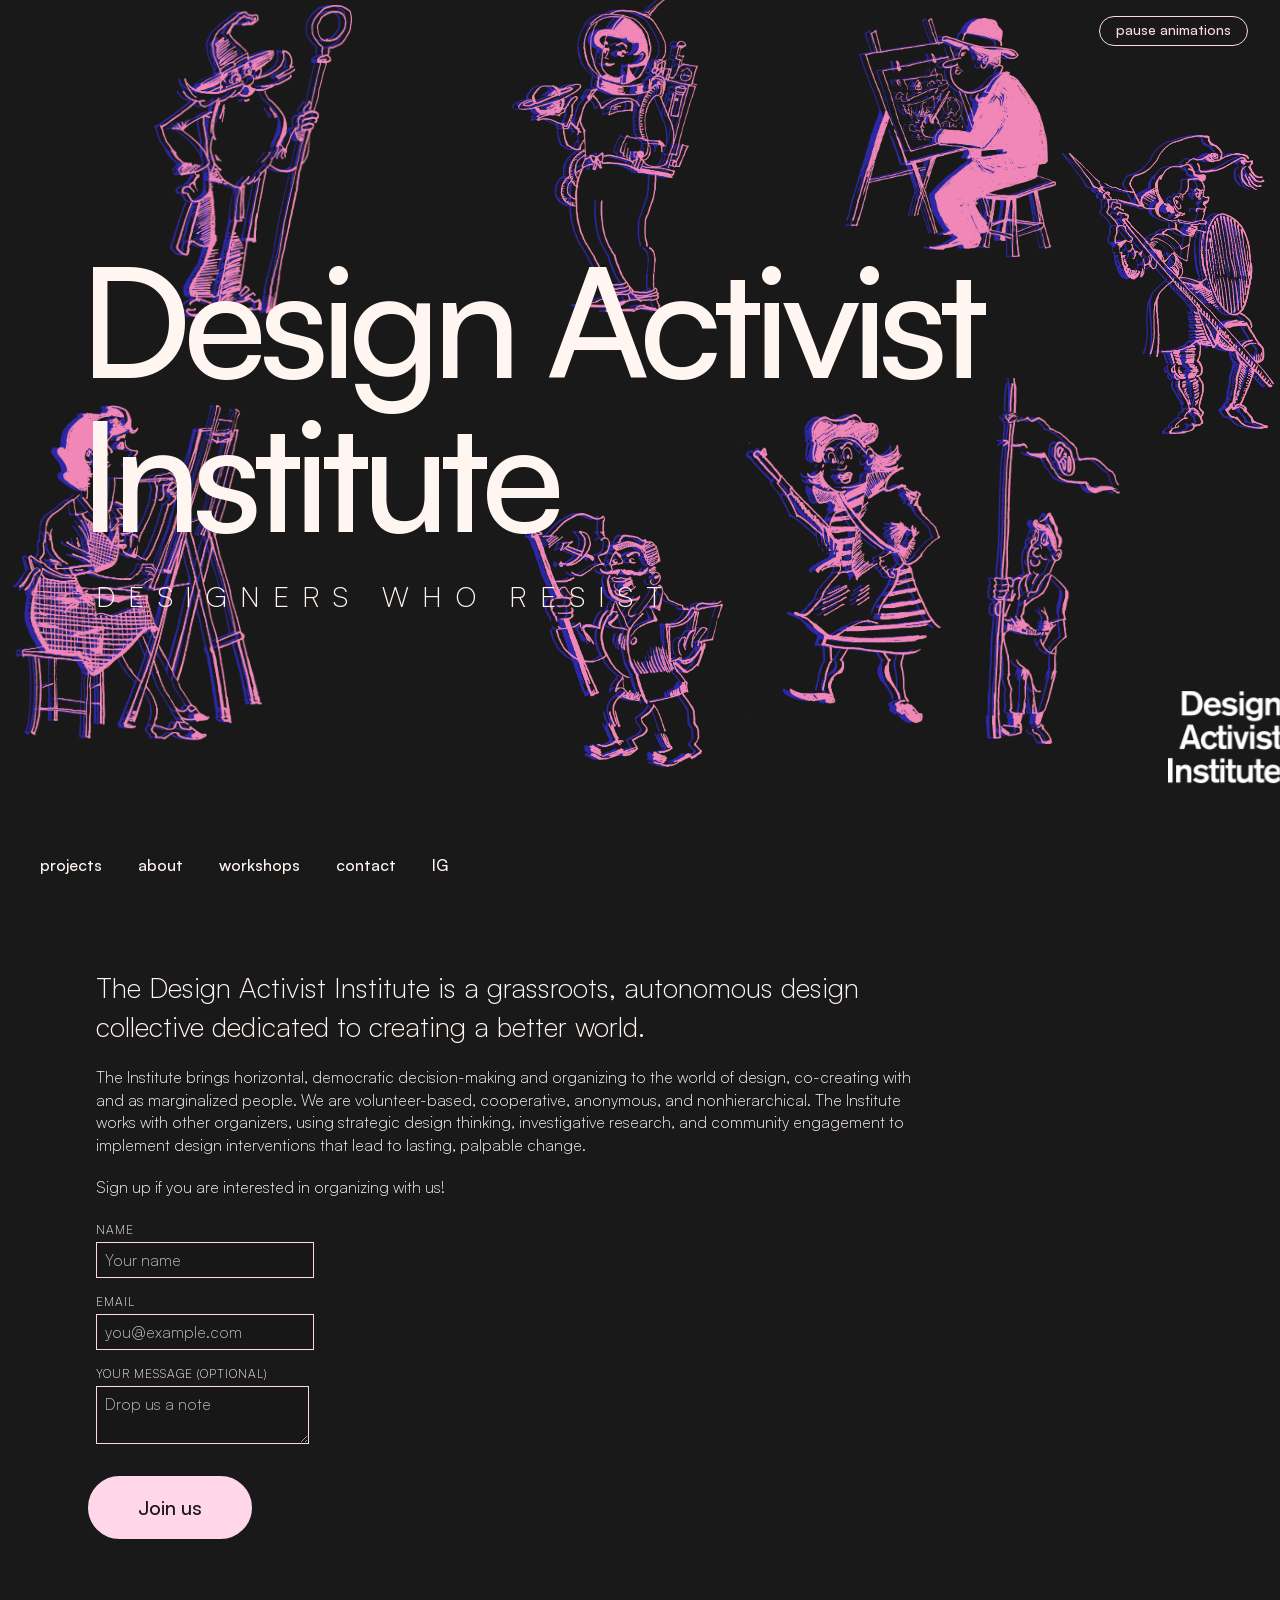
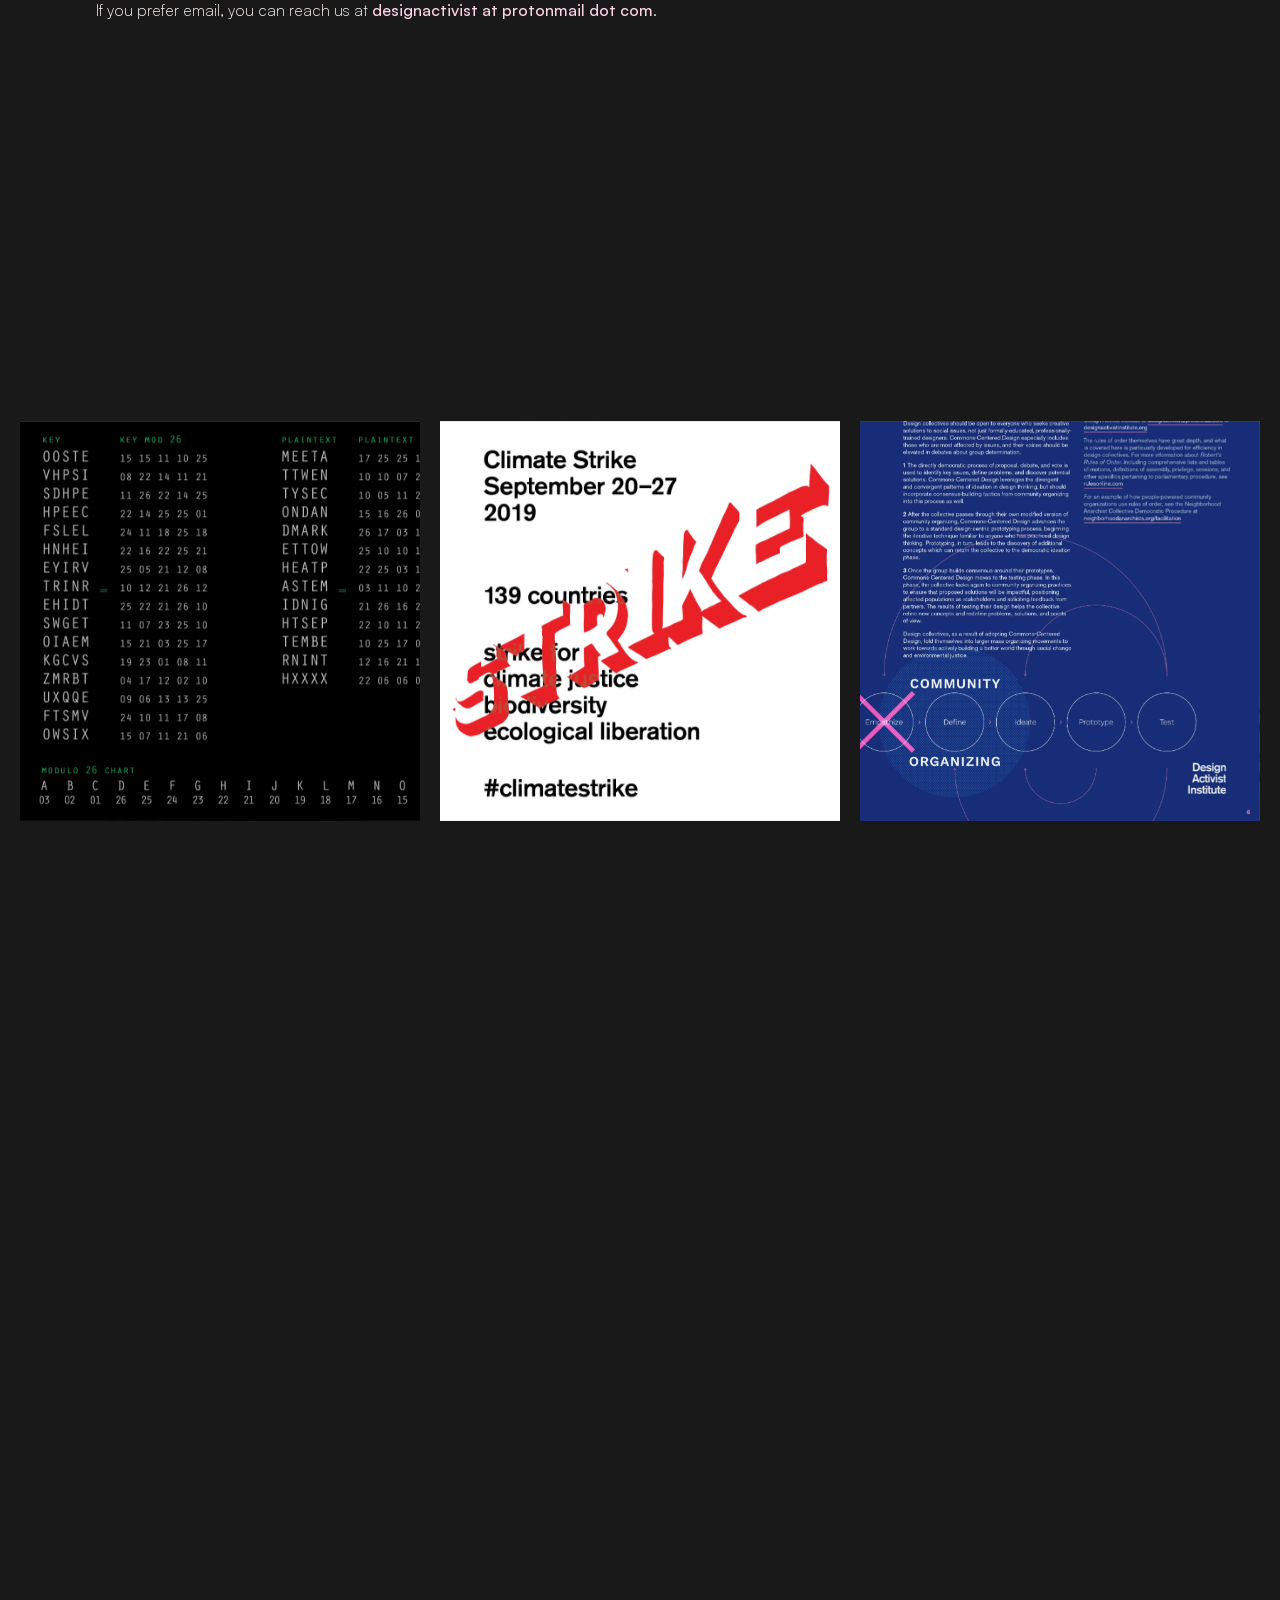
<file: index.html>
<!DOCTYPE html>
<html lang="en">
<head>
    <meta charset="UTF-8" />
    <meta name="viewport" content="width=device-width" />
    <title>Design Activist Institute</title>
    <link rel="icon" href="/favicon.ico" sizes="32x32">
    <link rel="icon" href="/favicon.svg" type="image/svg+xml">
    <meta name="description" content="The Design Activist Institute is a grassroots, autonomous design collective dedicated to creating a better world">
    <meta name="author" content="Design Activist Institute">
    <meta name="viewport" content="width=device-width, initial-scale=1">
    <meta name=”robots” content="index, follow">

    <meta property="og:title" content="Design Activist Institute" />
    <meta property="og:description" content="The Design Activist Institute is a grassroots, autonomous design collective dedicated to creating a better world" />
    <meta property="og:type" content="website">
    <meta property="og:url" content="https://designactivistinstitute.org" />
    <meta property="og:image" content="https://designactivistinstitute.org/sources/images/Design_Activist_Institute.png" />
    <meta property="og:image:width" content="1200">
    <meta property="og:image:height" content="630">
    <meta property="og:image:alt" content="Design Activist Institute: designers who resist" />
    <meta name="twitter:card" content="summary_large_image">
    
    <link rel="stylesheet" type="text/css" href="styles/styles.css" />
    <link rel="canonical" href="https://designactivistinstitute.org">

    <script type="text/javascript" src="https://ajax.googleapis.com/ajax/libs/jquery/3.5.1/jquery.min.js"></script>
    <script type="text/javascript" src="sources/actions.js"></script>
    <script>
      (function () {
        var saved = null;
        try { saved = localStorage.getItem('motion'); } catch (e) {}
        var off = saved ? saved === 'off'
                        : matchMedia('(prefers-reduced-motion: reduce)').matches;
        if (off) document.documentElement.classList.add('motion-off');
      })();
    </script>
    <script async src="https://www.googletagmanager.com/gtm.js?id=GTM-ND75CT37"></script>
    <script>
      window.dataLayer = window.dataLayer || [];
      function gtag(){dataLayer.push(arguments);}
      gtag('js', new Date());
    </script>
</head>
<body id="top">
    <a class="skip-link" href="#main">Skip to main content</a>
    <button type="button" id="motion-toggle" aria-pressed="false" class="pause-button">pause animations</button>
    <header>
        <a href="#top" class="logo">
            <img src="sources/images/Design_Activist_Institute.webp" alt="Design Activist Institute, back to top">
        </a>
        <h1>Design Activist Institute</h1>
        <p class="tagline">Designers who resist</p>
        <div class="header-images">
            <img src="sources/images/Illustration_designer_blue.webp" class="designer load-in-top fade-out-top">
            <img src="sources/images/Illustration_designer_pink.webp" class="designer load-in-top fade-out-top">
            <img src="sources/images/Illustration_rebel_blue.webp" class="rebel load-in-top fade-out-top">
            <img src="sources/images/Illustration_rebel_pink.webp" class="rebel load-in-top fade-out-top">
            <img src="sources/images/Illustration_wizard_blue.webp" class="wizard load-in-top fade-out-top">
            <img src="sources/images/Illustration_wizard_pink.webp" class="wizard load-in-top fade-out-top">
            <img src="sources/images/Illustration_revolutionary_blue.webp" class="revolutionary load-in-top fade-out-top">
            <img src="sources/images/Illustration_revolutionary_pink.webp" class="revolutionary load-in-top fade-out-top">
            <img src="sources/images/Illustration_spacewoman_blue.webp" class="spacewoman load-in-top fade-out-top">
            <img src="sources/images/Illustration_spacewoman_pink.webp" class="spacewoman load-in-top fade-out-top">
            <img src="sources/images/Illustration_anarchist_blue.webp" class="anarchist load-in-top fade-out-top">
            <img src="sources/images/Illustration_anarchist_pink.webp" class="anarchist load-in-top fade-out-top">
            <img src="sources/images/Illustration_swordswoman_blue.webp" class="swordswoman load-in-top fade-out-top">
            <img src="sources/images/Illustration_swordswoman_pink.webp" class="swordswoman load-in-top fade-out-top">
            <img src="sources/images/Illustration_artist_blue.webp" class="artist load-in-top fade-out-top">
            <img src="sources/images/Illustration_artist_pink.webp" class="artist load-in-top fade-out-top">
       </div>
    </header>
    <main id="main">
        <article>
            <section id="join">  
                <p class="intro">The Design Activist Institute is a grassroots, autonomous design collective dedicated to creating a better world.</p>
                <p>The Institute brings horizontal, democratic decision-making and organizing to the world of design, co-creating with and as marginalized people. We are volunteer-based, cooperative, anonymous, and nonhierarchical. The Institute works with other organizers, using strategic design thinking, investigative research, and community engagement to implement design interventions that lead to lasting, palpable change.</p>    
                <p>Sign up if you are interested in organizing with us!</p>
                <div>
                    <form id="signupForm" action="https://formspree.io/f/xkjrvjlg" method="POST" >
                        <label for="name">Name</label>
                        <input id="name" name="name" type="text" placeholder="Your name" autocomplete="name" />

                        <label for="email">Email</label>
                        <input id="email" name="email" type="email" placeholder="you@example.com" required autocomplete="email" />

                        <label for="message">Your message (optional)</label>
                        <textarea id="message" name="message" placeholder="Drop us a note" autocomplete="message" /></textarea>

                        <button type="submit" class="primary-button">Join us</button>

                        <div id="formMessage" role="status" aria-live="polite"></div>
                        <input type="hidden" name="_subject" value="New Institute signup">
                    </form>
                    <p>If you prefer email, you can reach us at <strong>designactivist at protonmail dot com</strong>.</p>
                  </div>
            </section>
            <section class="fade-in-bottom" id="projects">
                <h2>Projects</h2>
                <p>The Institute is currently engaged in asynchronous storytelling and design projects about peace, and social, and climate justice. Get in touch if you’re interested in collaborating.</p>
            </section>
            <div class="gallery">
                <div class="art">
                    <img src="sources/images/Work_Utopascope_1.webp" alt="Utopascope Environmental Justice webpage: a beautiful, verdant future" loading="lazy">
                    <img src="sources/images/Work_HowMight_1.webp" alt="How Might Philly? projection" loading="lazy">
                    <img src="sources/images/Work_Meadows_pamphlet.webp" alt="Save the Meadows satirical cult pamphlet" loading="lazy">
                    <img src="sources/images/Work_Dispatch.webp" alt="Dispatch zine cover: Storytelling and art for a better world, October 12, 2017" loading="lazy">
                    <img src="sources/images/Work_Zine_Collage.webp" alt="Zine collage with protests shouting 'Noting about us without us' erupting from City Hall" loading="lazy">
                    <img src="sources/images/Work_One-Time-Pads.webp" alt="One Time Pads cryptography workshop cipher chart" loading="lazy">
                </div>
                <div class="art">
                    <img src="sources/images/Work_Juntos_Poster_1.webp" alt="Levanto Mi Lámpara Para Todo El Mundo poster" lang="es" loading="lazy">
                    <img src="sources/images/Work_Poster_Alligator.webp" alt="A is for Alligator, L is for Lead poster" loading="lazy">
                    <img src="sources/images/Work_Poster_Boathouse.webp" alt="One Homeless Shelter in Philly turned away 546 youth in 2015, but we have mansions for a fucking boat poster" loading="lazy">
                    <img src="sources/images/Work_Future_Zine.webp" alt="Speculative zine: 90% of all food consumed in Philadelphia is grown and processed within city limits" loading="lazy">
                    <img src="sources/images/Work_Antiwar.webp" alt="Against War! graphic - for antiwar protests, the ruling class only fears two acts: the threat of real violence, or a mass general strike" loading="lazy">
                    <img src="sources/images/Work_Climate_Strike.webp" alt="Climate strike graphic September 20-27 2019" loading="lazy">
                </div>
                <div class="art">
                    <img src="sources/images/Work_Poster_Plastic.webp" alt="No Thank You poster: Philadelphia uses over 688 million plastic bags each year" loading="lazy">
                    <img src="sources/images/Work_Meadows_2.webp" alt="Meadows proposal graphic" loading="lazy">
                    <img src="sources/images/Work_Report_1.webp" alt="Designers who resist / Philadelphia annual report cover, collaborative art + design, workshops, special events, mutual liberation, utopian resistance, direct democracy" loading="lazy">
                    <img src="sources/images/Work_Tandem-Conference.webp" alt="Tandem Conference graphic: Collective power + utopian design workshop" loading="lazy">
                    <img src="sources/images/Work_Utopascope_2.webp" alt="Utopascope graphic: How can we build better systems that create economic justice for all" loading="lazy">
                    <img src="sources/images/Work_Report_2.webp" alt="The Ballot and the Pixel Commons-Centered Design process graph, community organizing centered around the define step of design thinking" loading="lazy">
                </div>
            </div>
            <section class="fade-in-bottom">
                <p>The Institute hosts workshops, events, and resources; designs posters, zines, websites, booklets, flyers, pamphlets, spatial projections, interactive pop-ups, design systems, films, and exhibitions; engages in informational insurgency and détournement; and writes and tells stories about justice in collaborative, group-directed settings. The group organizes for environmental justice, migrant rights, the rights of queer and trans people, restorative justice, feminism, racial justice, equality, fair and equal housing rights, universal health and wellbeing, workers’ rights, and against any form of hate. </p>
            </section>
            <section class="fade-in-bottom"> 
                <h3>Utopascope</h3>
                <a href="https://utopascope.com/" target="_blank" rel="noopener noreferrer">
                    <img src="sources/images/Utopascope_1.webp" alt="Utopascope Community Organizing banner" class="scroll" loading="lazy"> 
                </a>  
                <p>Utopascope is a co-creative, community-led project to “design a better world.” After conversations with dreamers, workers, rebels, and thinkers about their ideal futures, the Institute produced a series of community organizing ideas as a way to return power to the people.</p>
                <p>Utopascope explores the ways that stronger communities can build better systems for the future. It seeks new ways to manage, to spend leisure time, to work, and to imagine new common understandings so that old patterns and circumstances that keep us all down can be replaced. The project is categorized between organizing, environmental justice, people power, wellness, and economic liberation. </p>
                <p>This project involves the community through an exchange of information and ideas, expanding into tangible, organized direct action. We invite you to propose new community organizing practices, suggest changes to existing ones, and to partner with us to create a revolutionary moment.</p>
                <p>The visions of the worlds presented in this project are ones in which people self-organize around shared interests and needs, all people of the world have clean air and water and have access to mental and physical health services, direct democracy is embedded into daily life, and economies are liberated so that all people may have the freedom to be happy.</p>
                <div class="button-wrapper">
                    <a href="https://utopascope.com/" target="_blank" class="primary-button" rel="noopener noreferrer">Utopascope</a>
                </div>
            </section>
            <section class="fade-in-bottom">
                <h3>Studio Series</h3>
                <img src="sources/images/Studio_Series.webp" alt="Studio Series" class="scroll" loading="lazy">
                <p>Up until the start of the pandemic, the Institute aimed to radicalize access to the design industry and design education through  mutual aid, researching new methods of teaching, learning, and radical self-improvement by organizing for justice, liberation, and resistance. </p>
                <p>The Studio Series was a free, interdisciplinary, co-creative, and autonomous laboratory. The community nominated local issues, and participants — those without formal experience in design as well as professional designers — voted to drive group-determination.</p>
            </section>
            <section class="fade-in-bottom">
                <h3>Commons-Centered Design Framework</h3>
                <img src="sources/images/Framework.webp" alt="The Ballot and the Pixel Commons-Centered Design" class="scroll" loading="lazy">
                <p>The Institute developed a framework that combines collective design with community organizing as the highest expression of activism, named “Commons-Centered Design.” This report, titled “The Ballot and the Pixel,” explores how to improve human-centered design frameworks with organizing and activist principles, outlines organizing for direct democracy, and demonstrates how designers fit into mass movements to build collective power for the masses. </p>
                <p>Read “The Ballot and the Pixel” Commons-Centered Design Framework:</p>
                <div class="button-wrapper">
                    <a href="sources/documents/DesignActivistInstitute_Commons-Centered_Design.pdf" target="_blank" class="primary-button" rel="noopener noreferrer">Read the report<span class="visually-hidden">(PDF, opens in a new tab)</span></a>
                </div>
            </section>
            <section class="fade-in-bottom">
                <h3>Antifascist Design Mobile Library</h3>
                <div class="mobile-library scroll">
                    <img src="sources/images/Mobile_Library_1.webp" alt="Mobile Library" loading="lazy">
                    <img src="sources/images/Mobile_Library_2.webp" alt="Mobile Library" loading="lazy">
                    <img src="sources/images/Mobile_Library_3.webp" alt="Mobile Library" loading="lazy">
                    <img src="sources/images/Mobile_Library_4.webp" alt="Mobile Library" loading="lazy">
                    <img src="sources/images/Mobile_Library_5.webp" alt="Mobile Library" loading="lazy">
                </div>
                <p>The Design Activist Institute maintains an antifascist design reading list resource for designers who might be interested in antifascism or antifascists who might be interested in design. </p>
                <div class="reading-list">
                    <ul role="list">
                        <li><cite class="title">“Caps Lock: How Capitalism Took Hold of Graphic Design, and How to Escape from It”</cite> <span class="author"><span class="visually-hidden">by </span>Ruben Pater</span></li>
                        <li><cite class="title">“The Black Experience in Design: Identity, Expression & Reflection”</cite> <span class="author"><span class="visually-hidden">by </span>Anne H. Berry et. al.</span></li>
                        <li><cite class="title">“Graphic Events: A Realist Account of Graphic Design”</cite> <span class="author"><span class="visually-hidden">by </span>James Dyer and Nick Deakin</span></li>
                        <li><cite class="title">“Iron Fist: Branding the 20th Century Totalitarian State”</cite> <span class="author"><span class="visually-hidden">by </span>Stephen Heller</span></li>
                        <li><cite class="title">“The Politics of Design: A (Not So) Global Design Manual for Visual Communication”</cite> <span class="author"><span class="visually-hidden">by </span>Ruben Pater</span></li>
                        <li><cite class="title">“The Education of a Graphic Designer, 3rd edition”</cite> <span class="author"><span class="visually-hidden">by </span>Stephen Heller et. al.</span></li>
                        <li><cite class="title">“Fighting Fascism: How to Struggle and How to Win”</cite> <span class="author"><span class="visually-hidden">by </span>Clara Zetkin</span></li>
                        <li><cite class="title">“Ecofascism Revisited”</cite> <span class="author"><span class="visually-hidden">by </span>Janet Biehl and Peter Staudemaier</span></li>
                        <li><cite class="title">“Extra Bold: A Feminist, Inclusive, Anti-racist, Nonbinary Field Guide for Graphic Designers”</cite> <span class="author"><span class="visually-hidden">by </span>Ellen Lupton</span></li>
                        <li><cite class="title">“The Ku Klux Klan in the City: 1915-1930”</cite> <span class="author"><span class="visually-hidden">by </span>Kenneth T. Jackson</span></li>
                        <li><cite class="title">“Growing Without Schooling”</cite> <span class="author"><span class="visually-hidden">by </span>John Holt</span></li>
                        <li><cite class="title">“The Philosophy Book: Big Ideas Simply Explained”</cite> <span class="author"><span class="visually-hidden">by </span>Will Buckingham</span></li>
                        <li><cite class="title">“Expect Resistance” + “Days of War, Nights of Love”</cite> <span class="author"><span class="visually-hidden">by </span>CrimethInc</span></li>
                        <li><cite class="title">“Never Again: Rock Against Racism and the Anti-Nazi League 1976–1982”</cite> <span class="author"><span class="visually-hidden">by </span>David Renton</span></li>
                        <li><cite class="title">“40 Ways to Fight Nazis: Forty Community-Based Actions You Can Take to Resist White Nationalist Organizing”</cite> <span class="author"><span class="visually-hidden">by </span>Spencer Sunshine</span></li>
                    </ul>
                </div>
                <p>Reach out if you are interested in making a trade or if you have a title you want to contribute to the library by emailing us at <strong>designactivist at protonmail dot com</strong>. </p>
            </section>
            <section class="fade-in-bottom" id="about">
                <h2>About</h2>
                <p>Inspired by the revolutionary art and design collective models of the Medu Art Ensemble, Taller de Gráfica Popular, Atelier Populaire, Luther Blissett, Guerrilla Girls, the White Rose, Gran Fury and others, the Institute strives for cooperative design solutions both self-initiated and along with other activists. These groups were born out of specific flashpoints in history, creating art that signaled defiance against tyrannical rule, oppression, and autocracy. They each manifested the spirit of critical moments, and left behind a lasting visual legacy. The Institute aspires to uphold their ethics and deep and meaningful impact.</p>
                <p>The Design Activist Institute brings multi-disciplinary designers together with writers, researchers, engineers, activists, students, and other experts, and are always looking to collaborate. Attend a workshop, link up with other creative thinkers and community organizers who are aiming to make a difference in the world by signing up on the <a href="#join">form above</a>. If you’re interested in getting involved, are a community organizer who wants to collaborate, or are looking for more information about our projects, feel free to email us at <strong>designactivist at protonmail dot com</strong>. </p>
                <p>Our work is informed by our founding principle of mutual liberation:</p>
                <figure>
                    <blockquote>“If you have come to help me you are wasting your time, but if you have come because your liberation is bound up with mine, then let us work together.</blockquote>
                    <figcaption>— Lilla Watson</figcaption>
                </figure>
            </section>
            <section class="fade-in-bottom" id="workshops">
                <h2>Workshops</h2>
                <p>The Institute organizes periodic in-person workshops, mostly in Philadelphia. Be on the lookout for upcoming events here or on our instagram <a href="https://www.instagram.com/designactivistinstitute">@designactivistinstitute</a> for up-to-date information.</p>
                <p>Our workshops are open both to our established collective as well as those who wish to attend only one or two, and participants can contribute to projects and discussions at any level.</p>
            </section>
            <section class="fade-in-bottom">
                <h3>Past speaking engagements</h3>
                <h4>Scout Interventions: Disrupt Conference</h4>
                <time datetime="2021-04">April 2021</time>
                <p>Members of the Design Activist Institute spoke at the Scout Interventions conference in a session about the Utopascope project, discussing our methods, process, and approach to remote collaboration on expansive subject matter. </p>
                <h4>Tandem Conference</h4>
                <time datetime="2019-10">October 2019</time>
                <p>The Design Activist Institute spoke at the Tandem Conference on Collective Power and Utopian Design, leading participants through a critique of design thinking frameworks, an alternative strategy which combines democracy and community organizing, a discussion of collective power and utopian design covering an optimistic, progressive approach, and an interactive ideation exercise to discuss issues and discover workable, constructive outcomes.</p>
                <h4>Design for Different Futures</h4>
                <time datetime="2019-09">September 2019</time>
                <p>Facilitators from the Institute led docents and curators from the Philadelphia Museum of Art in two training workshops for the Design for Different Futures exhibition. The first, an examination of different modes of utopian, creative thought about the future to prepare participants to engage in challenging conversations with the public about uncertain futures. The second, an interactive workshop on collective power, focused on labor organizing and helped participants navigate the Museum’s subsequent unionization efforts, which had yet to emerge at the time.</p>
                <h4>Designing the View-Master</h4>
                <time datetime="2019-03">March 2019</time>
                <p>Allie DeCastro from the Design Activist Institute spoke at the Philadelphia Museum of Art on representation in design and the state of product design in a panel on Charles Harrison’s 1959 redesign of the View-Master and the ways in which we approach landscapes, people, and design today. Other panelists included Davic Hartt, Assistant Professor of Fine Arts at Penn Design, Kathleen A. Foster, the Robert L. McNeil, Jr., Senior Curator of American Art, and was moderated by Michelle Millar Fisher, The Lous C. Madeira IV Assistant Curator of European Devorative Arts.</p>
                <h4>We the Women</h4>
                <time datetime="2019-01">January 2019</time>
                <p>Allie DeCastro from the Design Activist Institute participated in a panel discussion and closing reception at Kismet Manayunk with Morgan Plant, former Chair of Planned Parenthood PA Advocates, Andrea Ngan, co-facilitator of Design Justice Network in Philly, and Sara Atkins, Democratic candidate running in Pennsylvania’s 17th District, moderated by Maria Beatty, Kismet Community Manager.</p>
                <h4>How Might Philly?</h4>
                <time datetime="2018-10">October 2018</time>
                <p>For the second year in a row, the Institute participated in DesignPhiladelphia, this time in a reception at Elixr for the How Might Philly? projection and web project, in which open-ended questions led to deeper explorations of constructive, real-world solutions.</p>
                <h4>Storytelling and Art for a Better World</h4>
                <p>In collaboration with Tell Me A Story</p>
                <time datetime="2017-10">October 2017</time>
                <p>As part of DesignPhiladelphia, Hillary Rea from Tell Me a Story led members of Design Activist Institute through a storytelling workshop, using personal narrative as a call to action for social and climate justice and sharing stories.</p>
            </section>
            <div class="gallery">
                <div class="art">
                    <img src="sources/images/Photo_1.webp" alt="Design Activist Institute workshop" loading="lazy">
                    <img src="sources/images/Photo_4.webp" alt="Design Activist Institute Design for Different Futures workshop" loading="lazy">
                    <img src="sources/images/Photo_7.webp" alt="Design Activist Institute workshop" loading="lazy">
                    <img src="sources/images/Photo_10.webp" alt="Design Activist Institute workshop" loading="lazy">
                    <img src="sources/images/Photo_13.webp" alt="Design Activist Institute workshop" loading="lazy">
                    <img src="sources/images/Photo_16.webp" alt="Design Activist Institute Rising Tide Philly workshop" loading="lazy">
                </div>
                <div class="art">
                    <img src="sources/images/Photo_2.webp" alt="Design Activist Institute panel event" loading="lazy">
                    <img src="sources/images/Photo_5.webp" alt="Design Activist Institute How Might Philly projection" loading="lazy">
                    <img src="sources/images/Photo_8.webp" alt="Design Activist Institute workshop" loading="lazy">
                    <img src="sources/images/Photo_11.webp" alt="Design Activist Institute workshop" loading="lazy">
                    <img src="sources/images/Photo_14.webp" alt="Design Activist Institute workshop" loading="lazy">
                    <img src="sources/images/Photo_17.webp" alt="Design Activist Institute workshop" loading="lazy">
                </div>
                <div class="art">
                    <img src="sources/images/Photo_3.webp" alt="Design Activist Institute Post-It note planning" loading="lazy">
                    <img src="sources/images/Photo_6.webp" alt="Design Activist Institute workshop" loading="lazy">
                    <img src="sources/images/Photo_9.webp" alt="Design Activist Institute workshop" loading="lazy">
                    <img src="sources/images/Photo_12.webp" alt="Design Activist Institute Post-It note planning" loading="lazy">
                    <img src="sources/images/Photo_15.webp" alt="Design Activist Institute mockumentary film" loading="lazy">
                    <img src="sources/images/Photo_18.webp" alt="Design Activist Institute How Might Philly projection" loading="lazy">
                </div>
            </div>
            <section class="fade-in-bottom">
                <h3>Past workshops</h3>
                <p>In previous years, the Design Activist Institute spent summers squatting in the emptied-out University of the Arts graphic design labs, organizing workshops on <strong>anti-racist design</strong>, <strong>free schools</strong>, <strong>climate justice interventions</strong>, <strong>analog cryptography</strong>, <strong>détournement</strong>, <strong>free and open source design tools</strong>, <strong>antifascist design</strong>, <strong>alternate futures</strong>, <strong>site-specific projections and community collaboration</strong>, <strong>information insurgency</strong>, <strong>mockumentary production</strong>, <strong>guerrilla posters</strong>, and much more.
            </section>
            <section class="fade-in-bottom" id="contact">
                <h2>Contact</h2>
                <p>If you’re interested in learning any more about any of the Institute’s research, workshop subjects, or ongoing projects, contact <strong>designactivist at protonmail dot com</strong>.</p>
                <p>Sign up for the Design Activist Institute or inquire about having us host a workshop.</p>
                <div class="button-wrapper">
                    <a class="primary-button" href="#join">Join us</a>
                </div>
                <p><small>© 2016-2026 Design Activist Institute </small></p>
            </section>
        </article>
    </main>
    <footer>
        <nav>
            <ul>
                <li><a href="#projects">projects</a></li>
                <li><a href="#about">about</a></li>
                <li><a href="#workshops">workshops</a></li>
                <li><a href="#contact">contact</a></li>
                <li><a href="https://www.instagram.com/designactivistinstitute" target="_blank" rel="noopener noreferrer" aria-label="Instagram">IG</a></li>
            </ul>
        </nav>
    </footer>
    <script src="sources/form.js" defer></script>
</body>
</html>
</file>
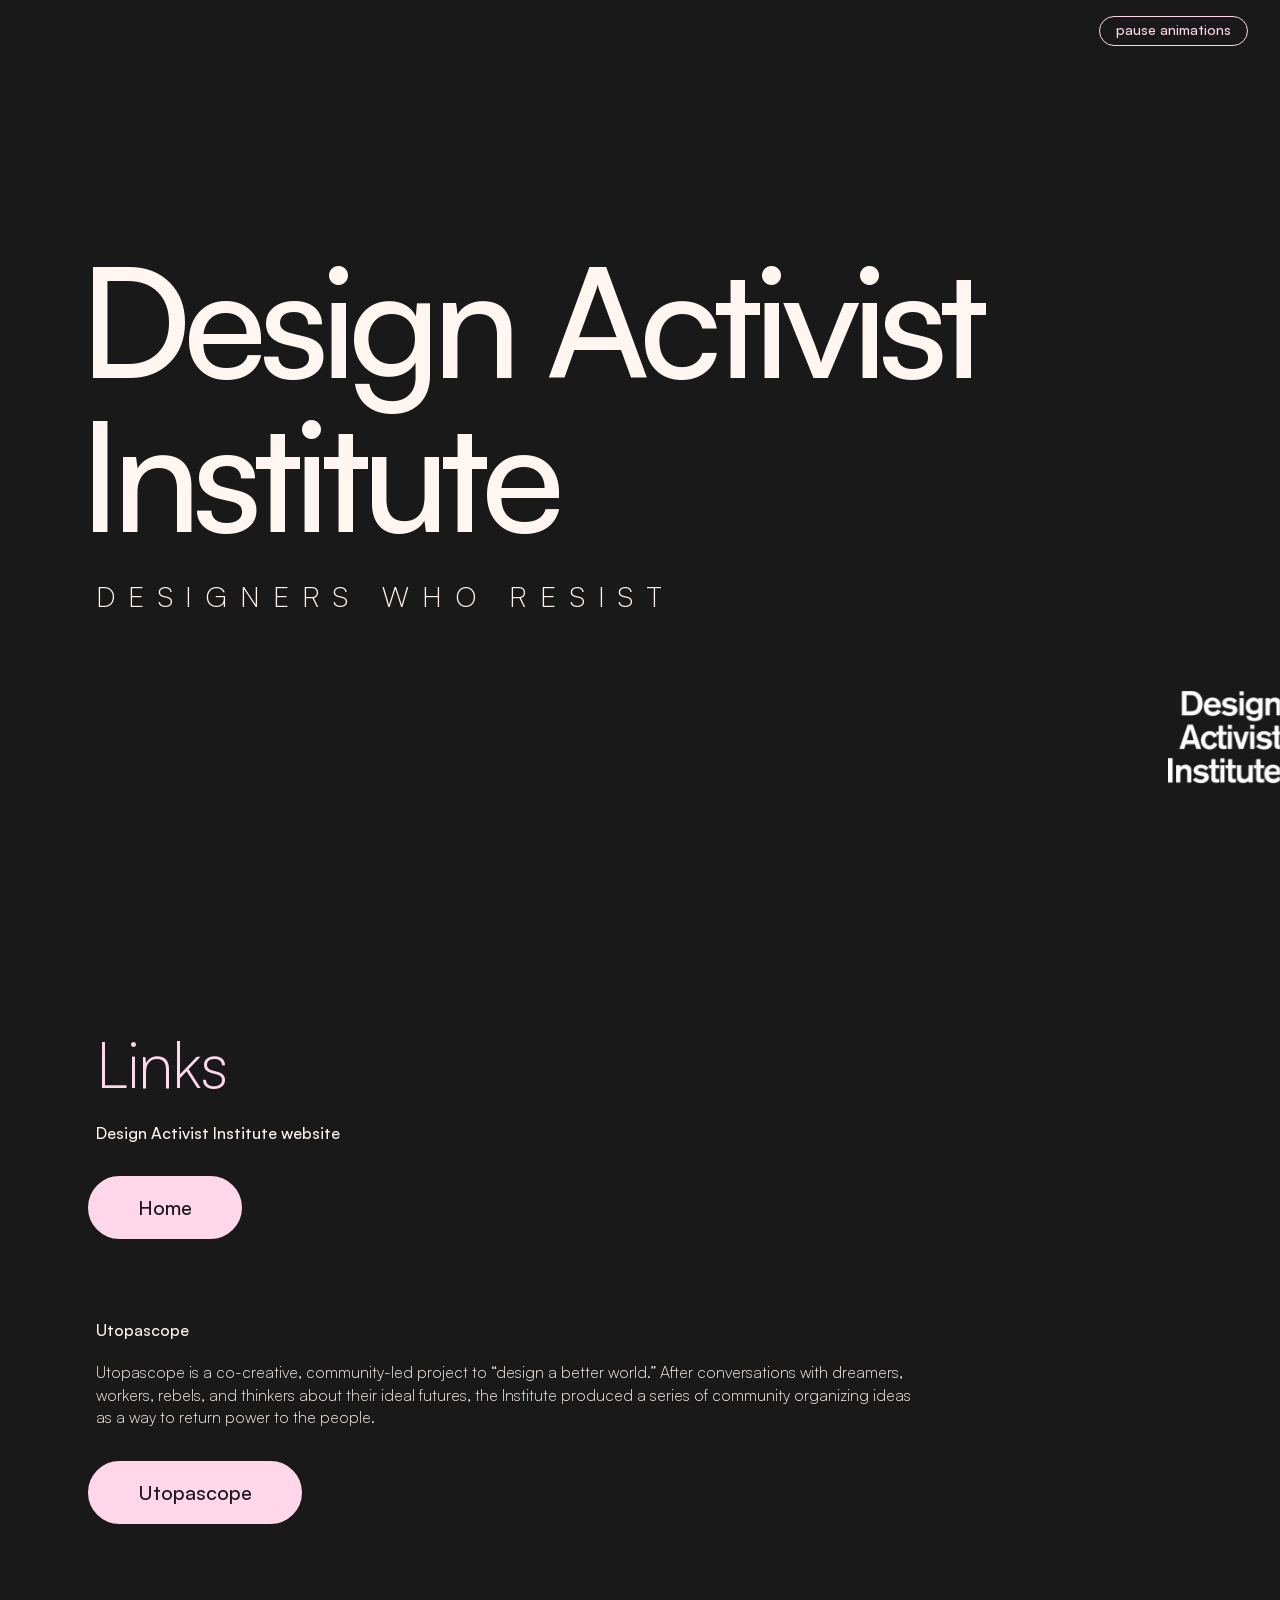
<file: links.html>
<!DOCTYPE html>
<html lang="en">
<head>
    <meta charset="UTF-8" />
    <meta name="viewport" content="width=device-width" />
    <title>Design Activist Institute</title>
    <link rel="icon" href="/favicon.ico" sizes="32x32">
    <link rel="icon" href="/favicon.svg" type="image/svg+xml">
    <meta name="description" content="Designers who resist">
    <meta name="author" content="Design Activist Institute">
    <meta name="viewport" content="width=device-width, initial-scale=1">
    <meta name=”robots” content="index, follow">

    <meta property="og:title" content="Design Activist Institute" />
    <meta property="og:description" content="The Design Activist Institute is a grassroots, autonomous design collective dedicated to creating a better world." />
    <meta property="og:type" content="website">
    <meta property="og:url" content="https://designactivistinstitute.org" />
    <meta property="og:image" content="https://designactivistinstitute.org/sources/images/Design_Activist_Institute.png" />
    <meta property="og:image:width" content="1200">
    <meta property="og:image:height" content="630">
    <meta property="og:image:alt" content="Design Activist Institute: designers who resist" />
    <meta name="twitter:card" content="summary_large_image">
    
    <link rel="stylesheet" type="text/css" href="styles/styles.css" />
    <link rel="canonical" href="https://designactivistinstitute.org">

    <script type="text/javascript" src="https://ajax.googleapis.com/ajax/libs/jquery/3.5.1/jquery.min.js"></script>
    <script type="text/javascript" src="sources/actions.js"></script>
    <script>
      (function () {
        var saved = null;
        try { saved = localStorage.getItem('motion'); } catch (e) {}
        var off = saved ? saved === 'off'
                        : matchMedia('(prefers-reduced-motion: reduce)').matches;
        if (off) document.documentElement.classList.add('motion-off');
      })();
    </script>
    <script async src="https://www.googletagmanager.com/gtm.js?id=GTM-ND75CT37"></script>
    <script>
      window.dataLayer = window.dataLayer || [];
      function gtag(){dataLayer.push(arguments);}
      gtag('js', new Date());
    </script>
</head>
<body id="top">
    <a class="skip-link" href="#main">Skip to main content</a>
    <button type="button" id="motion-toggle" aria-pressed="false" class="pause-button">pause animations</button>
    <header>
        <a href="#top" class="logo">
            <img src="sources/images/Design_Activist_Institute.webp" alt="Design Activist Institute, back to top">
        </a>
        <h1>Design Activist Institute</h1>
        <p class="tagline">Designers who resist</p>
    </header>
    <main>
        <article>
            <section>  
                <h2>Links</h2>
                <h5>Design Activist Institute website</h5>
                <div class="button-wrapper">
                    <a href="index.html" class="primary-button">Home</a>
                </div>
            </section>
            <section>  
                <h5>Utopascope</h5>
                <p>Utopascope is a co-creative, community-led project to “design a better world.” After conversations with dreamers, workers, rebels, and thinkers about their ideal futures, the Institute produced a series of community organizing ideas as a way to return power to the people.</p>
                <div class="button-wrapper">
                    <a href="https://utopascope.com/" class="primary-button">Utopascope</a>
                </div>
        </article>
    </main>
</body>
</html>
</file>
<file: styles/styles.css>
@charset "UTF-8";
/* CSS Document */

html, body, div, span, applet, object, iframe,
h1, h2, h3, h4, h5, h6, p, blockquote, pre,
a, abbr, acronym, address, big, cite, code,
del, dfn, em, img, ins, kbd, q, s, samp,
small, strike, strong, sub, sup, tt, var,
b, u, i, center,
dl, dt, dd, ol, ul, li,
fieldset, form, label, legend,
table, caption, tbody, tfoot, thead, tr, th, td,
article, aside, canvas, details, embed, 
figure, figcaption, footer, header, hgroup, 
menu, nav, output, ruby, section, summary,
time, mark, audio, video {
	margin: 0;
	padding: 0;
	border: 0;
	font-size: 100%;
	font: inherit;
	vertical-align: baseline;
	text-align: left;
	box-sizing: border-box;
}

html, body {
	background-size: cover;
} 

:root {
	--dark: #191919;
	--grey: #BFBFBF;
	--blue: #2D28A9;
	--darkpink: #52293C;
	--pink: #F287B7;
	--palepink: #FFD7E9;
	--light: #FFF6F1;
	--footer-h: 3.875rem; } 

html { scroll-padding-bottom: var(--footer-h); }
main { padding-bottom: var(--footer-h); }

:focus-visible {
	outline: 2px solid var(--pink);
	outline-offset: 3px;
}

[tabindex="-1"]:focus { outline: none; }

@font-face {
  font-family: 'Satoshi Light';
  src:  url('../sources/fonts/Satoshi-Light.woff2') format('woff2'),
  			url('../sources/fonts/Satoshi-Light.ttf') format('truetype');
  font-display: swap;
}

@font-face {
  font-family: 'Satoshi Medium';
  src:  url('../sources/fonts/Satoshi-Medium.woff2') format('woff2'),
  			url('../sources/fonts/Satoshi-Medium.ttf') format('truetype');
  font-display: swap;
}

/********** PAGE ITEMS **********/

body {
	background-color: var(--dark);
}

main {
	padding: 0 6rem;
}

h1, h2, h3, h4, h5, p, small, blockquote, figcaption, ul, a, form, form label, form input, form textarea, time {
	color: var(--light);
	display: block;
	position: relative;
}

h1, h3, h4, h5, strong, nav, button, a, form input, form textarea, time {
	font-family: 'Satoshi Medium', sans-serif;
}

h2, p, ul, blockquote, figcaption, small, form label, ::placeholder {
	font-family: 'Satoshi Light', sans-serif;
}

h1 {
	font-size: clamp(4.5rem, 12vw, 14rem);
	letter-spacing: -0.6vw;
	line-height: 1;
	padding: 0 0 2rem 0;
	margin: 0 0 0 -1rem;
	position: relative;
	z-index: 10;
}

h2 {
	font-size: 4rem;
	line-height: 1.1;	
	padding: 5rem 0 1.5rem 0;
	letter-spacing: -0.1vw;
	color: var(--palepink);
}

h3 {
	font-size: 1.75rem;
	line-height: 1.1;	
	padding: 3rem 0 1rem 0;
}

h4 {
	font-size: 1.375rem;
	line-height: 1.4;	
	padding: 2.5rem 0 0 0;
	color: var(--pink);
}

p, figcaption {
	font-size: 1rem;
	line-height: 1.4;	
	padding: 1.25rem 0 0 0;
}

p a {
	display: inline-block;
}

strong, time {
	color: var(--palepink);
}

ul {
	padding: 1.5rem 0 2rem 2rem;	
}

li {
	padding: 0 0 0.5rem 0;	
}

small {
	font-size: .875rem;
	padding: 1rem 0;
	display: block;
}

header {
	padding: 27vh 6rem 3rem 6rem;
	min-height: 100vh;
}

article {
	padding: 3rem 0;
}

section {
	padding: 0 0 5rem 0;
	width: 75%;
	max-width: 52rem;
}

button, a, form input {
	transition: all 0.3s ease-in-out;
	cursor: pointer;
}

figcaption {
	text-align: right;
	color: var(--palepink);	
	display: block;
	position: relative;
}

footer {
	padding: 1rem 2.5rem;
	position: fixed;
	left: 0;
	right: 0;
	bottom: 0;
	background: linear-gradient(to top, var(--dark), transparent);
	z-index: 60;
}

nav ul {
	padding: 0;
}

nav ul li {
	display: inline-block;
	margin: 0 2rem 0 0;
}

nav ul li a {
	text-decoration: none;
}

nav ul li a:hover, p a:hover {
	color: var(--pink);
}

blockquote {
	font-size: 2rem;
	color: var(--pink);
}

blockquote:first-letter {
	margin-left: -.75rem;
}

section img {
	width: 100%;
	height: auto;
}


/********** FORM **********/

form {
	padding: 1.5rem 0;
}

form label {
	font-size: .75rem;
	text-transform: uppercase;
	letter-spacing: 1px;
	padding: 0 0 0.25rem 0;
}

form input, form textarea {
	background: rgba(10, 10, 10, 0.1);
	border: 1px solid var(--palepink);
	font-size: 1rem;
	border-radius: 0;
	padding: .375rem .5rem;
}

form input {
	margin: 0 0 1rem 0;
}

form textarea {
	margin: 0 0 2rem 0;
}

form input:hover, form textarea:hover {
	background: rgba(10, 10, 10, 0.5);
	border: 1px solid var(--darkpink);
}

form input:active, form textarea:active {
	border: 1px solid var(--light);	
}

form input::placeholder, form textarea::placeholder {
	color: var(--grey);
}


/********** STYLING **********/

.tagline {
	font-size: 1.75rem;
	line-height: 1.1;
	letter-spacing: 1vw;	
	padding: 0 0 1rem 0;
	text-transform: uppercase;
	z-index: 10;
}

.primary-button {
	font-size: 1.25rem;
	background-color: var(--palepink);
	color: var(--dark);
	border-radius: 3rem;
	padding: 1rem 3rem;
	margin-left: -.5rem;
	border: 2px solid var(--palepink);
	width: auto;
	display: inline-block;
	text-decoration: none;
}

.primary-button:hover {
	background-color: var(--pink)!important;
	color: var(--blue)!important;
	border: 2px solid var(--pink)!important;
}

/*.secondary-button {
	font-size: 1.25rem;
	background-color: transparent;
	color: var(--palepink);
	border-radius: 3rem;
	padding: 1rem 3rem;
	margin-left: 3rem;
	border: 2px solid var(--palepink);
}

.secondary-button:hover {
	background-color: transparent;
	color: var(--pink);
	border: 2px solid var(--pink);
}*/

.pause-button {
	background: var(--dark);
	color: var(--palepink);
	font-size: .875rem;
	line-height: 1;
	padding: .375rem 1rem .5rem 1rem;
	border: 1px solid var(--palepink);
	border-radius: 4rem;
	position: fixed;
	top: 1rem;
	right: 2rem;
	z-index: 70;
}

.pause-button:hover {
	color: var(--pink);
	border: 1px solid var(--pink);
}

#motion-toggle[aria-pressed="true"] { 
	color: var(--dark);
	background: var(--pink);
	border: 1px solid var(--pink);
}

.reading-list ul {
  display: grid;
  grid-template-columns: 3fr 1fr; 
  column-gap: 1rem;
  row-gap: 0.5rem;
  list-style: none;
  margin: 0;
	padding: 1.5rem 0 0 0; 
	width: 100%; 
}

.reading-list li {
  display: grid;
  grid-template-columns: subgrid; 
  grid-column: 1 / -1; 
  border-bottom: 1px solid var(--darkpink);
}

.reading-list li:last-of-type {
  border-bottom: none;
}

.reading-list li cite:first-letter {
	margin-left: -.3125rem;
}

.reading-list li cite {
	color: var(--pink);	
	font-size: 1.25rem;
}

.reading-list li span {
	padding-top: .3125rem;
}

#formMessage {
	font-family: 'Satoshi Light', sans-serif;
	color: var(--pink);
	padding: 1rem 0 0 0;
}

.gallery {
  display: flex;
  gap: 1.25rem;
  position: relative;
  width: calc(100% + 12rem);
  left: -6rem;
	padding: 0 1.25rem 2rem 1.25rem;
}

.art {
  position: relative;
  flex: 1; 
  aspect-ratio: 1/1; 
  overflow: hidden;
}

.art img {
  animation: cycle 18s infinite;
  animation-fill-mode: both;
  position: absolute;
  top: 0;
  left: 0;
  width: 100%;
  height: 100%;
  object-fit: cover;
}

.art:nth-child(1) img:nth-child(1) { animation-delay: 0s; }
.art:nth-child(1) img:nth-child(2) { animation-delay: -3s; }
.art:nth-child(1) img:nth-child(3) { animation-delay: -6s; }
.art:nth-child(1) img:nth-child(4) { animation-delay: -9s; }
.art:nth-child(1) img:nth-child(5) { animation-delay: -12s; }
.art:nth-child(1) img:nth-child(6) { animation-delay: -15s; }

.art:nth-child(2) img:nth-child(1) { animation-delay: -1s; }
.art:nth-child(2) img:nth-child(2) { animation-delay: -4s; }
.art:nth-child(2) img:nth-child(3) { animation-delay: -7s; }
.art:nth-child(2) img:nth-child(4) { animation-delay: -10s; }
.art:nth-child(2) img:nth-child(5) { animation-delay: -13s; }
.art:nth-child(2) img:nth-child(6) { animation-delay: -16s; }

.art:nth-child(3) img:nth-child(1) { animation-delay: -2s; }
.art:nth-child(3) img:nth-child(2) { animation-delay: -5s; }
.art:nth-child(3) img:nth-child(3) { animation-delay: -8s; }
.art:nth-child(3) img:nth-child(4) { animation-delay: -11s; }
.art:nth-child(3) img:nth-child(5) { animation-delay: -14s; }
.art:nth-child(3) img:nth-child(6) { animation-delay: -17s; }

@keyframes cycle {
	0%, 33% {
  	opacity: 1;
  }
  36%, 94%{
  	opacity: 0;
  }
  97%, 100%{
  	opacity: 1;
  }
}

.logo {
	position: fixed;
	right: 0;
	bottom: 7rem;
	z-index: 50;
}

.logo img {
	width: 7rem;
}

.intro {
	font-size: 1.75rem;
	z-index: 10;
}

.button-wrapper {
	padding: 2rem 0 0 0;
}

.header-images img {
	position: absolute;
}

.designer {
	top: 45%;
	width: 19%;
}
.designer:nth-of-type(odd) { left: 1%; }
.designer:nth-of-type(even) { left: 1.5%; }

.wizard {
	top: .5%;
	width: 15%;
}
.wizard:nth-of-type(odd) { left: 12%; }
.wizard:nth-of-type(even) { left: 12.5%; }

.spacewoman {
	top: -1%;
	width: 14%;
}
.spacewoman:nth-of-type(odd) { left: 40%; }
.spacewoman:nth-of-type(even) { left: 40.5%; }

.artist {
	top: 2%;
	width: 16%;
}
.artist:nth-of-type(odd) { right: 18%; }
.artist:nth-of-type(even) { right: 17.5%; }

.revolutionary {
	top: 57%;
	width: 15%;
}
.revolutionary:nth-of-type(odd) { left: 41%; }
.revolutionary:nth-of-type(even) { left: 41.5%; }

.rebel {
	top: 46%;
	width: 15%;
}
.rebel:nth-of-type(odd) { right: 27%; }
.rebel:nth-of-type(even) { right: 26.5%; }

.anarchist {
	top: 42%;
	width: 10%;
}
.anarchist:nth-of-type(odd) { right: 13%; }
.anarchist:nth-of-type(even) { right: 12.5%; }

.swordswoman {
	top: 15%;
	width: 16%;
}
.swordswoman:nth-of-type(odd) { right: 1%; }
.swordswoman:nth-of-type(even) { right: .5%; }

.visually-hidden {
  position: absolute;
  width: 1px;
  height: 1px;
  margin: -1px;
  padding: 0;
  overflow: hidden;
  clip-path: inset(50%);
  white-space: nowrap;
  border: 0;
}

.skip-link {
  position: absolute;
  top: 0;
  left: 0;
  z-index: 1000;
  padding: 0.75rem 1rem;
  background: #000;
  color: #fff;
  transform: translateY(-100%); /* parked just above the viewport */
}

.skip-link:focus {
  transform: translateY(0);
}


/********** ANIMATION STYLING **********/

.load-in-top {
	animation: slideInFromTop 1.5s ease-out both;
}

.header-images img:nth-of-type(8n+1) { animation-delay: 0.4s;	}
.header-images img:nth-of-type(8n+2) { animation-delay: 0.6s;	}
.header-images img:nth-of-type(8n+3) { animation-delay: 0.8s;	}
.header-images img:nth-of-type(8n+4) { animation-delay: 1s;	}
.header-images img:nth-of-type(8n+5) { animation-delay: 1.2s;	}
.header-images img:nth-of-type(8n+6) { animation-delay: 1.4s; }
.header-images img:nth-of-type(8n+7) { animation-delay: 1.6s;	}
.header-images img:nth-of-type(8n+8) { animation-delay: 1.8s; }

@keyframes slideInFromTop {
  0% {
    transform: translateY(-100vw);
  }
  100% {
    transform: translateY(0);
  }
}

.fade-in-bottom h2,
.fade-in-bottom h3,
.fade-in-bottom h4,
.fade-in-bottom p,
.fade-in-bottom form,
.fade-in-bottom .art,
.fade-in-bottom .scroll,
.fade-in-bottom li,
.fade-in-bottom blockquote,
.fade-in-bottom figcaption,
.fade-in-bottom time,
.fade-in-bottom .primary-button {
  opacity: 0;
}

.js .fade-in-bottom h2,
.js .fade-in-bottom h3,
.js .fade-in-bottom h4,
.js .fade-in-bottom p,
.js .fade-in-bottom form,
.js .fade-in-bottom .art,
.js .fade-in-bottom .scroll,
.js .fade-in-bottom li,
.js .fade-in-bottom blockquote,
.js .fade-in-bottom figcaption,
.js .fade-in-bottom time,
.js .fade-in-bottom .primary-button { 
	opacity: 0 
}
 
.scrolled.fade-in-bottom h2,
.scrolled.fade-in-bottom h3,
.scrolled.fade-in-bottom h4,
.scrolled.fade-in-bottom p,
.scrolled.fade-in-bottom form,
.scrolled.fade-in-bottom .art,
.scrolled.fade-in-bottom .scroll,
.scrolled.fade-in-bottom li,
.scrolled.fade-in-bottom blockquote,
.scrolled.fade-in-bottom figcaption,
.scrolled.fade-in-bottom time,
.scrolled.fade-in-bottom .primary-button {
  animation: fadeInBottom 1.5s ease-in-out both;
}
  
@keyframes fadeInBottom {
    0% {
        transform: translateY(2.5rem);
        opacity: 0;
    }
    100% {
        transform: translateY(0);
        opacity: 1;
    }
}

.scrolled.fade-out-top {
    animation: fadeOutTop 2s ease-in-out both;
    animation-delay: 0s!important;
}
  
@keyframes fadeOutTop {
    0% {
        transform: translateY(0);
    }
    100% {
        transform: translateY(-100vh);
    }
}

.mobile-library {
	position: relative;
	aspect-ratio: 3 / 1;
}

.mobile-library img {
	animation: library 5s infinite;
	position: absolute;
	top: 0;
	left: 0;
}

.mobile-library img:nth-of-type(2) { animation-delay: 1s; }
.mobile-library img:nth-of-type(3) { animation-delay: 2s; }
.mobile-library img:nth-of-type(4) { animation-delay: 3s; }
.mobile-library img:nth-of-type(5) { animation-delay: 4s; }

@keyframes library {
	0%, 20% {
  	opacity: 1;
  }
  21%, 100% {
  	opacity: 0;
  }
}

.motion-off .art img,
.motion-off .mobile-library img { animation: none; }
.motion-off .art:not(:first-of-type) img,
.motion-off .mobile-library img:not(:first-child) { opacity: 0; }

.motion-off .load-in-top,
.motion-off .scrolled.fade-out-top,
.motion-off .scrolled.fade-in-bottom h2,
.motion-off .scrolled.fade-in-bottom h3,
.motion-off .scrolled.fade-in-bottom h4,
.motion-off .scrolled.fade-in-bottom p,
.motion-off .scrolled.fade-in-bottom form,
.motion-off .scrolled.fade-in-bottom .art,
.motion-off .scrolled.fade-in-bottom .scroll,
.motion-off .scrolled.fade-in-bottom li,
.motion-off .scrolled.fade-in-bottom blockquote,
.motion-off .scrolled.fade-in-bottom figcaption,
.motion-off .scrolled.fade-in-bottom time,
.motion-off .scrolled.fade-in-bottom .primary-button { animation: none; transform: none; }
.motion-off .fade-in-bottom h2,
.motion-off .fade-in-bottom h3,
.motion-off .fade-in-bottom h4,
.motion-off .fade-in-bottom p,
.motion-off .fade-in-bottom form,
.motion-off .fade-in-bottom .art,
.motion-off .fade-in-bottom .scroll,
.motion-off .fade-in-bottom li,
.motion-off .fade-in-bottom blockquote,
.motion-off .fade-in-bottom figcaption,
.motion-off .fade-in-bottom time,
.motion-off .fade-in-bottom .primary-button { opacity: 1; }


/********** MEDIA QUERIES **********/

/* Tablet */
@media only screen and (max-width: 1024px) {
	header { padding: 23vh 6rem 3rem 6rem; }
	article { padding: 3rem 0; }
	section { width: 100%; }
	h1 { margin: 0 0 0 -.25rem; }
	.logo img { width: 5rem; }
	.designer:nth-of-type(odd) { left: .5vw; }
	.designer:nth-of-type(even) { left: 2.5vw; }
	.wizard:nth-of-type(odd) { left: 5vw; }
	.wizard:nth-of-type(even) { left: 7vw; }
	.spacewoman:nth-of-type(odd) { left: 27vw; }
	.spacewoman:nth-of-type(even) { left: 29vw; }
	.artist:nth-of-type(odd) { right: 30vw; }
	.artist:nth-of-type(even) { right: 28vw; }
	.revolutionary:nth-of-type(odd) { left: 27vw; }
	.revolutionary:nth-of-type(even) { left: 29vw; }
	.rebel:nth-of-type(odd) { right: 36vw; }
	.rebel:nth-of-type(even) { right: 34vw; }
	.anarchist:nth-of-type(odd) { right: 15vw; }
	.anarchist:nth-of-type(even) { right: 13vw; }
	.swordswoman:nth-of-type(odd) { right: 3vw; }
	.swordswoman:nth-of-type(even) { right: 1vw; }
}

/* Mobile */
@media only screen and (max-width: 767px) {
	main { padding: 0 5rem 0 2rem; }	
	header { padding: 30vh 2rem 3rem 2rem; min-height: auto; }
	article { padding: 2rem 0; }
	h2 { font-size: 2.75rem; }
	form input, form textarea { width: 75%; }
	footer { padding: 1rem; }
	blockquote, .intro { font-size: 1.5rem; }
	blockquote:first-letter { margin-left: -.5rem; }
	nav ul li { margin: 0 1rem 0 0; }
	.tagline { font-size: 1.25rem; }
	.reading-list li { grid-template-columns: auto; }
	.logo img { width: 4rem; }
	.gallery { gap: 0; padding: 0 0 2rem 0; left: -2rem; width: calc(100% + 7rem); }
	.designer { top: 26vh; width: 22vw; }
	.wizard { top: 1vh; width: 21vw; }
	.spacewoman { top: -1vh; width: 21vw; }
	.artist { top: 3vh; width: 21vw; }
	.revolutionary { top: 34vh; width: 18vw; }
	.rebel { top: 24vh; width: 21vw; }
	.anarchist { top: 17vh; width: 18vw; }
	.swordswoman { top: 12vh; width: 20vw; }
}

/* Motion Reduction */
@media (prefers-reduced-motion: no-preference) {
  html { scroll-behavior: smooth; }
  html .motion-off .art img,
  html .motion-off .mobile-library img { animation: none; }
  html:not(.motion-off) { scroll-behavior: smooth; }
}
</file>
